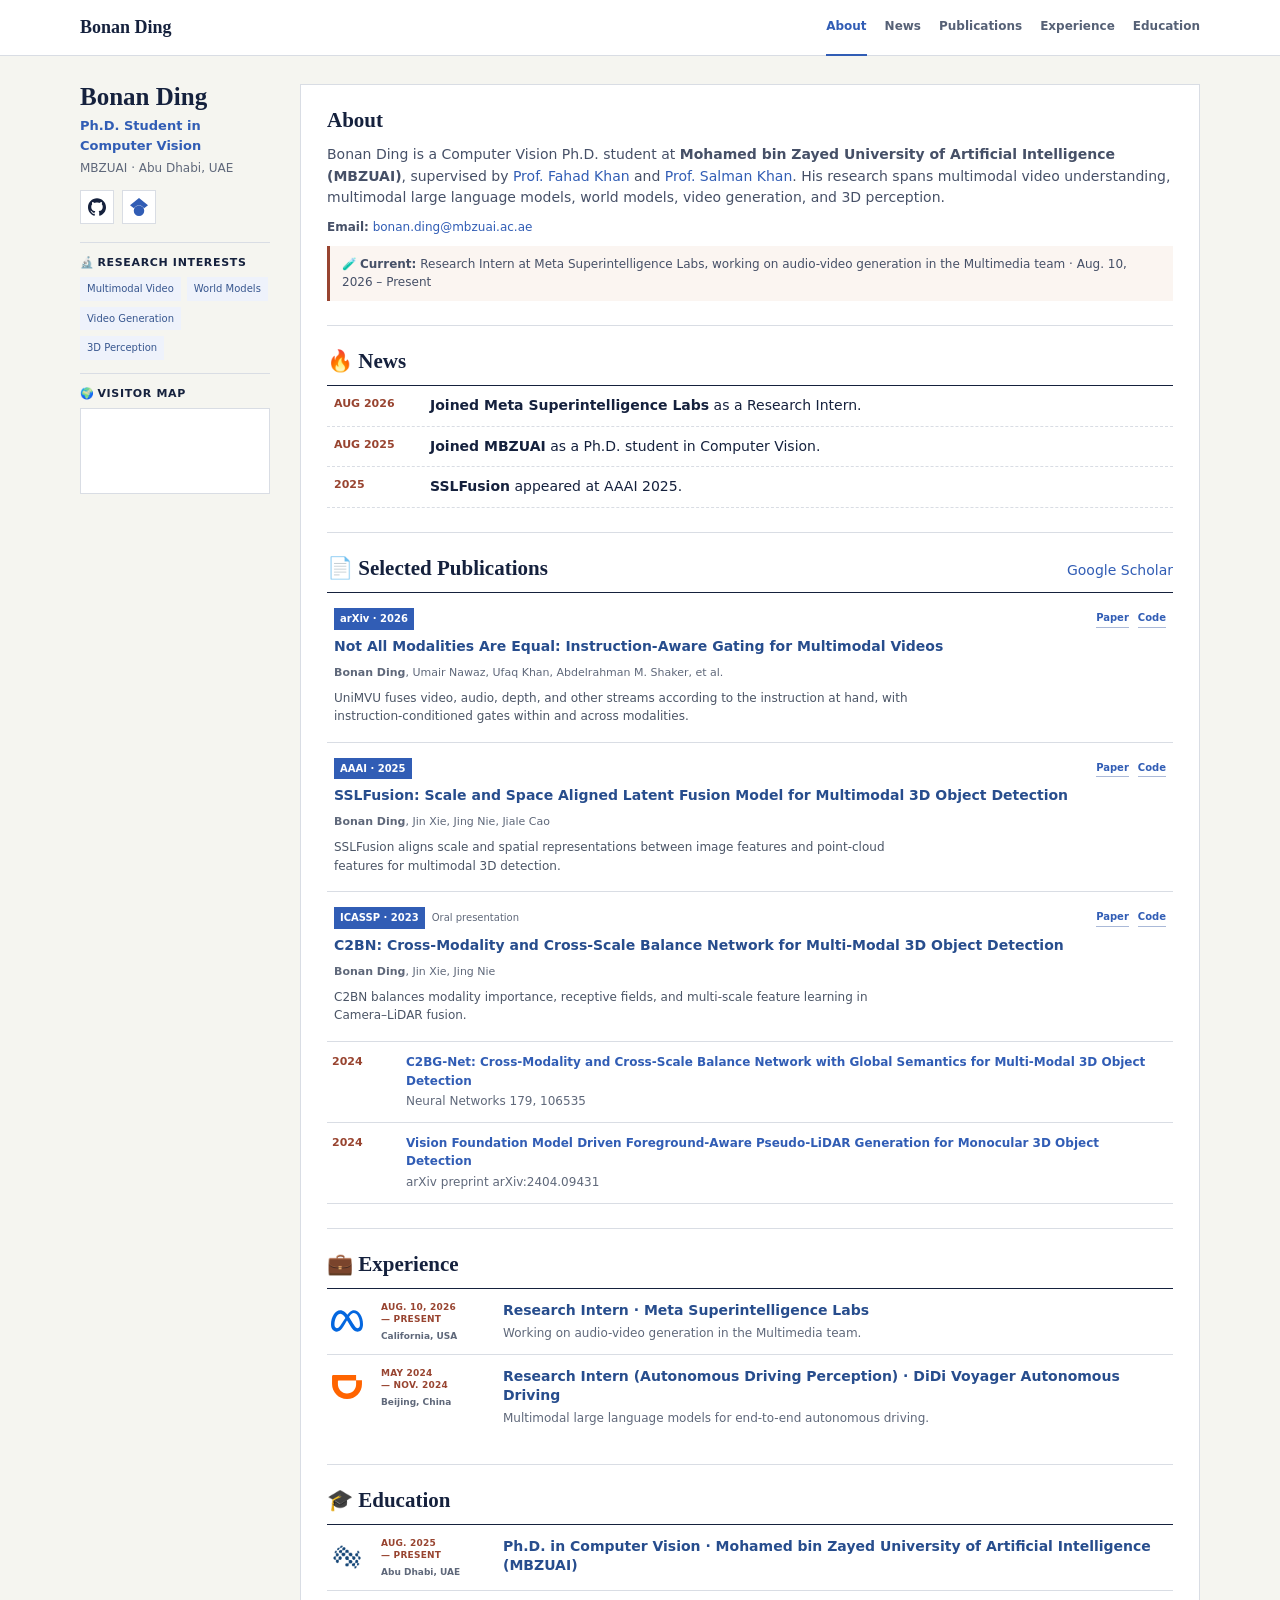
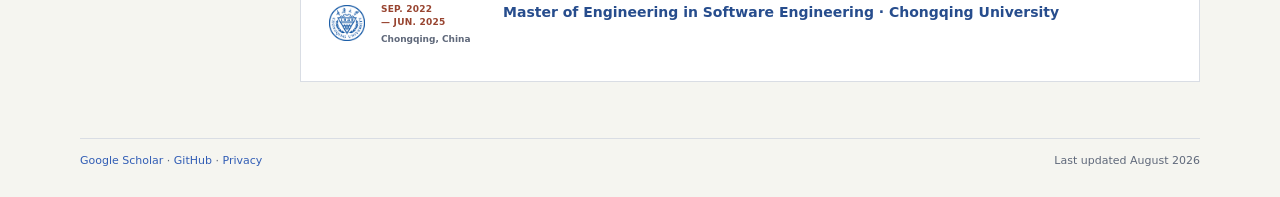
<file: index.html>
<!doctype html>
<html lang="en">
<head>
  <meta charset="utf-8">
  <meta name="viewport" content="width=device-width, initial-scale=1">
  <title>Bonan Ding — Computer Vision Researcher</title>
  <meta name="description" content="Bonan Ding is a Computer Vision Ph.D. student at MBZUAI researching multimodal video understanding, world models, video generation, and 3D perception.">
  <link rel="canonical" href="https://tldbn.github.io/">
  <meta property="og:title" content="Bonan Ding — Computer Vision Researcher">
  <meta property="og:description" content="Academic homepage of Bonan Ding, a Computer Vision Ph.D. student at MBZUAI.">
  <meta property="og:url" content="https://tldbn.github.io/">
  <meta property="og:type" content="website">
  <link rel="icon" href="favicon.svg" type="image/svg+xml">
  <link rel="stylesheet" href="styles.css?v=3">
</head>
<body>
  <a class="skip-link" href="#main-content">Skip to content</a>
  <header class="top" id="top">
    <div class="top-inner">
      <a class="brand" href="#about">Bonan Ding</a>
      <nav aria-label="Primary navigation">
        <a href="#about" aria-current="page" data-section="about">About</a>
        <a href="#news" data-section="news">News</a>
        <a href="#publications" data-section="publications">Publications</a>
        <a href="#experience" data-section="experience">Experience</a>
        <a href="#education" data-section="education">Education</a>
      </nav>
    </div>
  </header>

  <div class="layout">
    <aside class="sidebar" aria-label="Profile">
      <h1>Bonan Ding</h1>
      <p class="role">Ph.D. Student in Computer Vision</p>
      <p class="affiliation">MBZUAI · Abu Dhabi, UAE</p>
      <div class="social">
        <a href="https://github.com/TLDBN" aria-label="GitHub"><img src="assets/github-mark.svg" alt=""></a>
        <a href="https://scholar.google.com/citations?user=Xm2DJWcAAAAJ&hl=zh-CN" aria-label="Google Scholar"><img src="assets/google-scholar.svg" alt=""></a>
      </div>
      <section class="side-block" aria-labelledby="interests-title">
        <h2 id="interests-title" class="side-title"><span class="section-emoji" aria-hidden="true">🔬</span>Research Interests</h2>
        <ul class="tags">
          <li>Multimodal Video</li><li>World Models</li><li>Video Generation</li><li>3D Perception</li>
        </ul>
      </section>
      <section class="side-block" aria-labelledby="visitors-title">
        <h2 id="visitors-title" class="side-title"><span class="section-emoji" aria-hidden="true">🌍</span>Visitor Map</h2>
        <div class="visitor-widget" aria-label="Country-level visitor map">
          <script src="https://statable.com/js/g4I0Cf52B8/t/mw.js" data-id="3279120"></script>
        </div>
      </section>
    </aside>

    <main id="main-content">
      <section class="section intro" id="about">
        <h2>About</h2>
        <p>Bonan Ding is a Computer Vision Ph.D. student at <strong>Mohamed bin Zayed University of Artificial Intelligence (MBZUAI)</strong>, supervised by <a href="https://sites.google.com/view/fahadkhans/">Prof. Fahad Khan</a> and <a href="https://salman-h-khan.github.io/">Prof. Salman Khan</a>. His research spans multimodal video understanding, multimodal large language models, world models, video generation, and 3D perception.</p>
        <p class="contact-line"><strong>Email:</strong> <a href="mailto:bonan.ding@mbzuai.ac.ae">bonan.ding@mbzuai.ac.ae</a></p>
        <p class="current"><span class="section-emoji" aria-hidden="true">🧪</span><strong>Current:</strong> Research Intern at Meta Superintelligence Labs, working on audio-video generation in the Multimedia team · Aug. 10, 2026 – Present</p>
      </section>

      <section class="section" id="news">
        <h2><span class="section-emoji" aria-hidden="true">🔥</span>News</h2>
        <ol class="news">
          <li><time datetime="2026-08">AUG 2026</time><span><strong>Joined Meta Superintelligence Labs</strong> as a Research Intern.</span></li>
          <li><time datetime="2025-08">AUG 2025</time><span><strong>Joined MBZUAI</strong> as a Ph.D. student in Computer Vision.</span></li>
          <li><time datetime="2025">2025</time><span><strong>SSLFusion</strong> appeared at AAAI 2025.</span></li>
        </ol>
      </section>

      <section class="section" id="publications">
        <div class="section-heading"><h2><span class="section-emoji" aria-hidden="true">📄</span>Selected Publications</h2><a href="https://scholar.google.com/citations?user=Xm2DJWcAAAAJ&amp;hl=zh-CN">Google Scholar</a></div>
        <div class="papers">
          <article class="paper">
            <div class="paper-top"><div class="paper-labels"><span class="venue">arXiv · 2026</span></div><div class="actions"><a href="https://arxiv.org/abs/2605.26232">Paper</a><a href="https://github.com/TLDBN/UniMVU">Code</a></div></div>
            <h3>Not All Modalities Are Equal: Instruction-Aware Gating for Multimodal Videos</h3>
            <p class="authors"><strong>Bonan Ding</strong>, Umair Nawaz, Ufaq Khan, Abdelrahman M. Shaker, et al.</p>
            <p class="tldr">UniMVU fuses video, audio, depth, and other streams according to the instruction at hand, with instruction-conditioned gates within and across modalities.</p>
          </article>
          <article class="paper">
            <div class="paper-top"><div class="paper-labels"><span class="venue">AAAI · 2025</span></div><div class="actions"><a href="https://ojs.aaai.org/index.php/AAAI/article/view/32278">Paper</a><a href="https://github.com/TLDBN/SSLFusion">Code</a></div></div>
            <h3>SSLFusion: Scale and Space Aligned Latent Fusion Model for Multimodal 3D Object Detection</h3>
            <p class="authors"><strong>Bonan Ding</strong>, Jin Xie, Jing Nie, Jiale Cao</p>
            <p class="tldr">SSLFusion aligns scale and spatial representations between image features and point-cloud features for multimodal 3D detection.</p>
          </article>
          <article class="paper">
            <div class="paper-top"><div class="paper-labels"><span class="venue">ICASSP · 2023</span><span class="paper-status">Oral presentation</span></div><div class="actions"><a href="https://doi.org/10.1109/ICASSP49357.2023.10095671">Paper</a><a href="https://github.com/TLDBN/C2BN">Code</a></div></div>
            <h3>C2BN: Cross-Modality and Cross-Scale Balance Network for Multi-Modal 3D Object Detection</h3>
            <p class="authors"><strong>Bonan Ding</strong>, Jin Xie, Jing Nie</p>
            <p class="tldr">C2BN balances modality importance, receptive fields, and multi-scale feature learning in Camera–LiDAR fusion.</p>
          </article>
        </div>
        <div class="compact"><time datetime="2024">2024</time><div><a href="https://doi.org/10.1016/j.neunet.2024.106535"><strong>C2BG-Net: Cross-Modality and Cross-Scale Balance Network with Global Semantics for Multi-Modal 3D Object Detection</strong></a><span>Neural Networks 179, 106535</span></div></div>
        <div class="compact"><time datetime="2024">2024</time><div><a href="https://arxiv.org/abs/2404.09431"><strong>Vision Foundation Model Driven Foreground-Aware Pseudo-LiDAR Generation for Monocular 3D Object Detection</strong></a><span>arXiv preprint arXiv:2404.09431</span></div></div>
      </section>

      <section class="section" id="experience">
        <h2><span class="section-emoji" aria-hidden="true">💼</span>Experience</h2>
        <div class="records">
          <article class="record">
            <img class="org-mark meta-mark" src="assets/meta-logo.svg" alt="Meta">
            <time class="record-date" datetime="2026-08-10">AUG. 10, 2026<br>— PRESENT<span class="record-location">California, USA</span></time>
            <div><h3>Research Intern · Meta Superintelligence Labs</h3><p>Working on audio-video generation in the Multimedia team.</p></div>
          </article>
          <article class="record">
            <img class="org-mark didi-mark" src="assets/didi-mark.svg" alt="DiDi">
            <time class="record-date" datetime="2024-05">MAY 2024<br>— NOV. 2024<span class="record-location">Beijing, China</span></time>
            <div><h3>Research Intern (Autonomous Driving Perception) · DiDi Voyager Autonomous Driving</h3><p>Multimodal large language models for end-to-end autonomous driving.</p></div>
          </article>
        </div>
      </section>

      <section class="section" id="education">
        <h2><span class="section-emoji" aria-hidden="true">🎓</span>Education</h2>
        <div class="records education-records">
          <article class="education-entry">
            <img class="org-mark academic-mark" src="assets/mbzuai-avatar.png" alt="MBZUAI emblem">
            <time class="record-date" datetime="2025-08">AUG. 2025<br>— PRESENT<span class="record-location">Abu Dhabi, UAE</span></time>
            <div><h3>Ph.D. in Computer Vision · Mohamed bin Zayed University of Artificial Intelligence (MBZUAI)</h3></div>
          </article>
          <article class="education-entry">
            <img class="org-mark academic-mark" src="assets/cqu-emblem.png" alt="Chongqing University emblem">
            <time class="record-date" datetime="2022-09">SEP. 2022<br>— JUN. 2025<span class="record-location">Chongqing, China</span></time>
            <div><h3>Master of Engineering in Software Engineering · Chongqing University</h3></div>
          </article>
        </div>
      </section>
    </main>
  </div>

  <footer>
    <span><a href="https://scholar.google.com/citations?user=Xm2DJWcAAAAJ&amp;hl=zh-CN">Google Scholar</a> · <a href="https://github.com/TLDBN">GitHub</a> · <a href="privacy.html">Privacy</a></span>
    <span>Last updated August 2026</span>
  </footer>
  <button class="back-to-top" type="button" aria-label="Back to top" hidden>↑</button>
  <script src="site.js?v=2"></script>
</body>
</html>
</file>
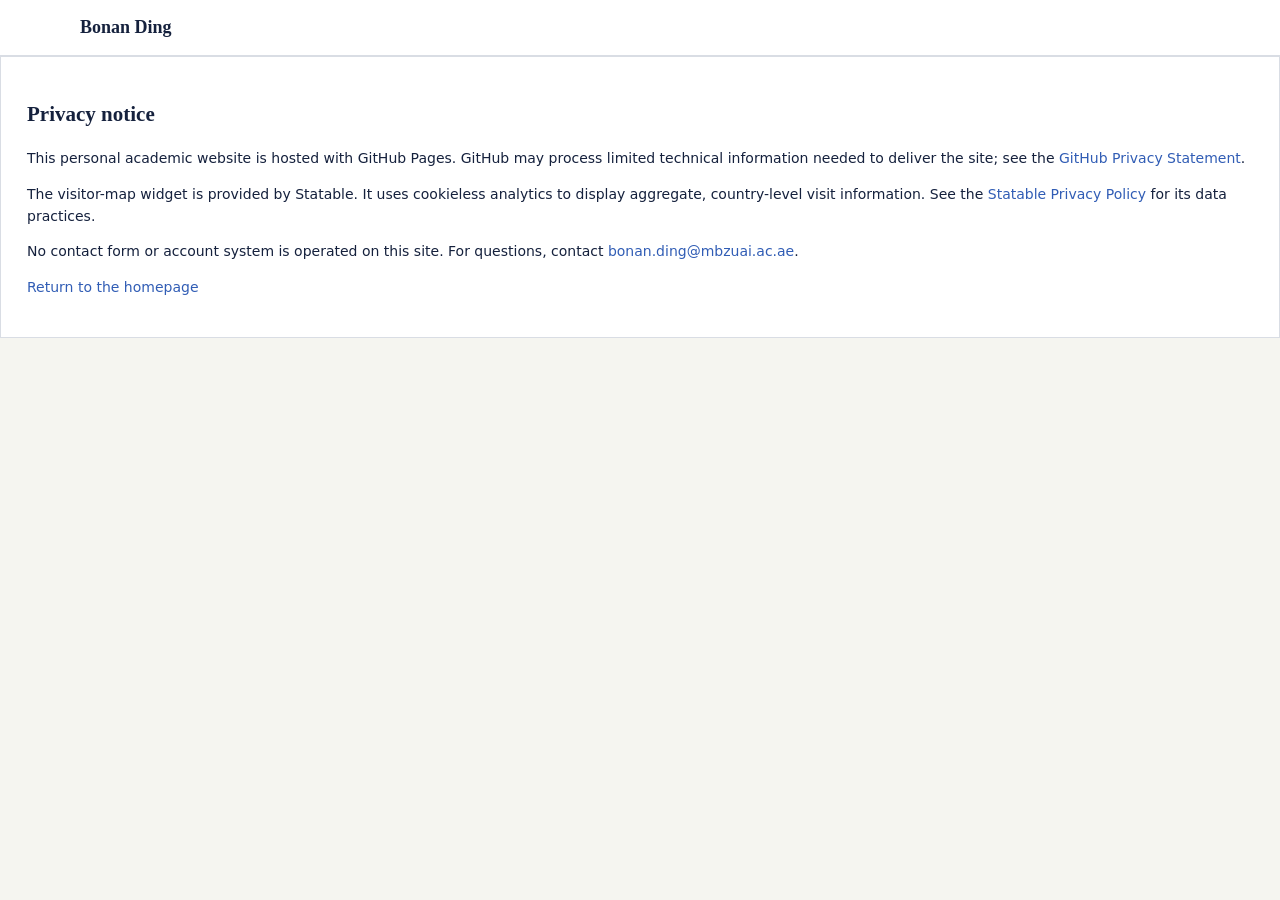
<file: privacy.html>
<!doctype html>
<html lang="en">
<head>
  <meta charset="utf-8">
  <meta name="viewport" content="width=device-width, initial-scale=1">
  <title>Privacy — Bonan Ding</title>
  <link rel="icon" href="favicon.svg" type="image/svg+xml">
  <link rel="stylesheet" href="styles.css">
</head>
<body>
  <header class="top"><div class="top-inner"><a class="brand" href="index.html">Bonan Ding</a></div></header>
  <main id="main-content" class="privacy-content">
    <section class="section">
      <h1>Privacy notice</h1>
      <p>This personal academic website is hosted with GitHub Pages. GitHub may process limited technical information needed to deliver the site; see the <a href="https://docs.github.com/en/site-policy/privacy-policies/github-privacy-statement">GitHub Privacy Statement</a>.</p>
      <p>The visitor-map widget is provided by Statable. It uses cookieless analytics to display aggregate, country-level visit information. See the <a href="https://statable.com/privacy">Statable Privacy Policy</a> for its data practices.</p>
      <p>No contact form or account system is operated on this site. For questions, contact <a href="mailto:bonan.ding@mbzuai.ac.ae">bonan.ding@mbzuai.ac.ae</a>.</p>
      <p><a href="index.html">Return to the homepage</a></p>
    </section>
  </main>
</body>
</html>
</file>
<file: styles.css>
:root {
  --bg: #f5f5f0;
  --paper: #ffffff;
  --ink: #15213d;
  --muted: #5f687a;
  --line: #d9dde4;
  --blue: #315db5;
  --coral: #984430;
  --soft: #eef2fb;
  --max: 1120px;
}

* { box-sizing: border-box; }
html { scroll-behavior: smooth; scroll-padding-top: 76px; }
body { margin: 0; background: var(--bg); color: var(--ink); font: 14px/1.55 "Avenir Next", "Segoe UI", system-ui, sans-serif; }
a { color: var(--blue); text-decoration: none; }
a:hover { text-decoration: underline; }
a:focus-visible, button:focus-visible { outline: 3px solid #bb634c; outline-offset: 3px; }
.skip-link { position: fixed; left: 1rem; top: -4rem; z-index: 30; padding: .55rem .8rem; background: var(--ink); color: white; }
.skip-link:focus { top: 1rem; }
.top { position: sticky; top: 0; z-index: 20; height: 56px; background: var(--paper); border-bottom: 1px solid var(--line); }
.top-inner { width: min(var(--max), calc(100% - 32px)); height: 100%; margin: auto; display: flex; align-items: center; justify-content: space-between; }
.brand, h1, h2 { font-family: Charter, "Iowan Old Style", Georgia, serif; }
.brand { color: var(--ink); font-size: 18px; font-weight: 700; }
nav { display: flex; gap: 18px; font-size: 12px; font-weight: 700; }
nav a { color: #566176; padding: 18px 0; border-bottom: 2px solid transparent; }
nav a[aria-current="page"], nav a:hover { color: var(--blue); border-bottom-color: var(--blue); text-decoration: none; }
.layout { width: min(var(--max), calc(100% - 32px)); margin: 28px auto 56px; display: grid; grid-template-columns: 190px minmax(0, 1fr); gap: 30px; align-items: start; }
.sidebar { position: sticky; top: 76px; min-width: 0; width: 100%; }
.sidebar h1 { margin: 0 0 6px; font-size: 25px; line-height: 1.05; }
.role { margin: 0; color: var(--blue); font-size: 13px; font-weight: 700; }
.affiliation { margin: 2px 0 0; color: var(--muted); font-size: 12px; }
.social { display: flex; gap: 8px; margin: 13px 0 18px; }
.social a { display: grid; place-items: center; width: 34px; height: 34px; border: 1px solid var(--line); background: var(--paper); }
.social a:hover { background: var(--soft); text-decoration: none; }
.social img { width: 18px; height: 18px; }
.side-block { margin-top: 13px; padding-top: 13px; border-top: 1px solid var(--line); }
.side-title { margin: 0 0 8px; font: 800 11px/1.2 "Avenir Next", "Segoe UI", system-ui, sans-serif; letter-spacing: .06em; text-transform: uppercase; }
.section-emoji { display: inline-block; margin-right: .25em; font-family: system-ui, sans-serif; font-size: 1em; line-height: 1; }
.tags { display: flex; flex-wrap: wrap; gap: 6px; margin: 0; padding: 0; list-style: none; }
.tags li { padding: 4px 7px; background: var(--soft); color: #38578f; font-size: 10px; }
.visitor-widget { min-width: 0; width: 100%; max-width: 100%; min-height: 86px; overflow: hidden; border: 1px solid var(--line); background: var(--paper); }
.visitor-widget > * { display: block; width: 100% !important; max-width: 100% !important; box-sizing: border-box; }
.visitor-widget iframe, .visitor-widget canvas { max-width: 100%; }
main { min-width: 0; background: var(--paper); border: 1px solid var(--line); padding: 0 26px; }
.section { scroll-margin-top: 76px; padding: 24px 0; border-bottom: 1px solid var(--line); }
.section:last-child { border-bottom: 0; }
h2 { margin: 0 0 12px; font-size: 21px; line-height: 1.1; }
h3 { margin: 0 0 4px; font-size: 14px; line-height: 1.35; color: #274d8d; }
.section-heading { display: flex; justify-content: space-between; gap: 1rem; align-items: baseline; }
.intro p { margin: 0; color: #465067; }
.intro p + p { margin-top: 9px; }
.contact-line { font-size: 12px; }
.current { padding: 9px 12px; border-left: 3px solid var(--coral); background: #fbf5f1; font-size: 12px; }
.news, .papers, .records { margin: 0; padding: 0; border-top: 1px solid var(--ink); }
.news { list-style: none; }
.news li { display: grid; grid-template-columns: 84px 1fr; gap: 12px; padding: 9px 7px; border-bottom: 1px dashed var(--line); }
.news time, .compact time { color: var(--coral); font-size: 11px; font-weight: 800; }
.paper { padding: 15px 7px 16px; border-bottom: 1px solid var(--line); }
.paper p { margin: 8px 0 0; color: #4b5566; font-size: 12px; }
.paper-top { display: flex; align-items: center; justify-content: space-between; gap: 14px; }
.paper-labels { display: flex; align-items: center; gap: 7px; min-width: 0; }
.paper .venue { display: inline-block; margin: 0; padding: 3px 6px; background: var(--blue); color: white; font-size: 10px; font-weight: 800; }
.paper-status { color: var(--muted); font-size: 10px; }
.paper h3 { margin: 7px 0 4px; }
.paper .authors { color: var(--muted); font-size: 11px; }
.tldr { max-width: 76ch; color: #4b5566; font-size: 12px; line-height: 1.55; }
.paper-top .actions { display: flex; flex-wrap: wrap; gap: 9px; margin-left: auto; justify-content: flex-end; }
.paper-top .actions a { border-bottom: 1px solid #aab9d8; color: var(--blue); font-size: 10px; font-weight: 700; padding-bottom: 1px; }
.paper-top .actions a:hover { border-bottom-color: var(--coral); color: var(--coral); text-decoration: none; }
.compact { display: grid; grid-template-columns: 64px 1fr; gap: 10px; padding: 11px 5px; border-bottom: 1px solid var(--line); font-size: 12px; }
.compact span { display: block; margin-top: 2px; color: var(--muted); }
.record, .education-entry { display: grid; grid-template-columns: 42px 110px minmax(0, 1fr); gap: 12px; padding: 12px 0; border-bottom: 1px solid var(--line); }
.record:last-child, .education-entry:last-child { border-bottom: 0; }
.record p, .education-entry p { margin: 0; color: var(--muted); font-size: 12px; }
.record-date { color: var(--coral); font-size: 9px; font-weight: 800; letter-spacing: .025em; line-height: 1.35; }
.record-location { display: block; margin-top: 5px; color: var(--muted); font-size: 9px; font-weight: 600; letter-spacing: 0; }
.org-mark { width: 40px; height: 40px; object-fit: contain; }
.meta-mark { padding: 4px; }
.didi-mark { padding: 5px; }
.academic-mark { padding: 2px; }
footer { width: min(var(--max), calc(100% - 32px)); margin: 0 auto 28px; padding-top: 13px; border-top: 1px solid var(--line); display: flex; justify-content: space-between; gap: 1rem; color: var(--muted); font-size: 11px; }
.back-to-top { position: fixed; right: 18px; bottom: 18px; width: 36px; height: 36px; border: 1px solid var(--line); background: var(--paper); color: var(--blue); font-size: 17px; opacity: 0; pointer-events: none; transform: translateY(8px); transition: opacity .2s, transform .2s; }
.back-to-top.is-visible { opacity: 1; pointer-events: auto; transform: translateY(0); }
@media (max-width: 620px) {
  .top { height: auto; }
  .top-inner { min-height: 56px; padding: 7px 0; align-items: flex-start; flex-direction: column; gap: 4px; }
  nav { width: 100%; justify-content: space-between; gap: 4px; font-size: 10px; }
  nav a { padding: 3px 0; }
  .layout { grid-template-columns: 1fr; margin-top: 18px; }
  .sidebar { position: static; }
  main { padding: 0 18px; }
  .paper { padding: 14px 4px; }
  .paper-top { align-items: flex-start; }
  .paper-top .actions { gap: 7px; }
  .record, .education-entry { grid-template-columns: 40px 82px minmax(0, 1fr); gap: 9px; }
  footer { display: block; }
  footer span { display: block; margin-bottom: 5px; }
}
@media (prefers-reduced-motion: reduce) {
  html { scroll-behavior: auto; }
  .back-to-top { transition: none; }
}
</file>
